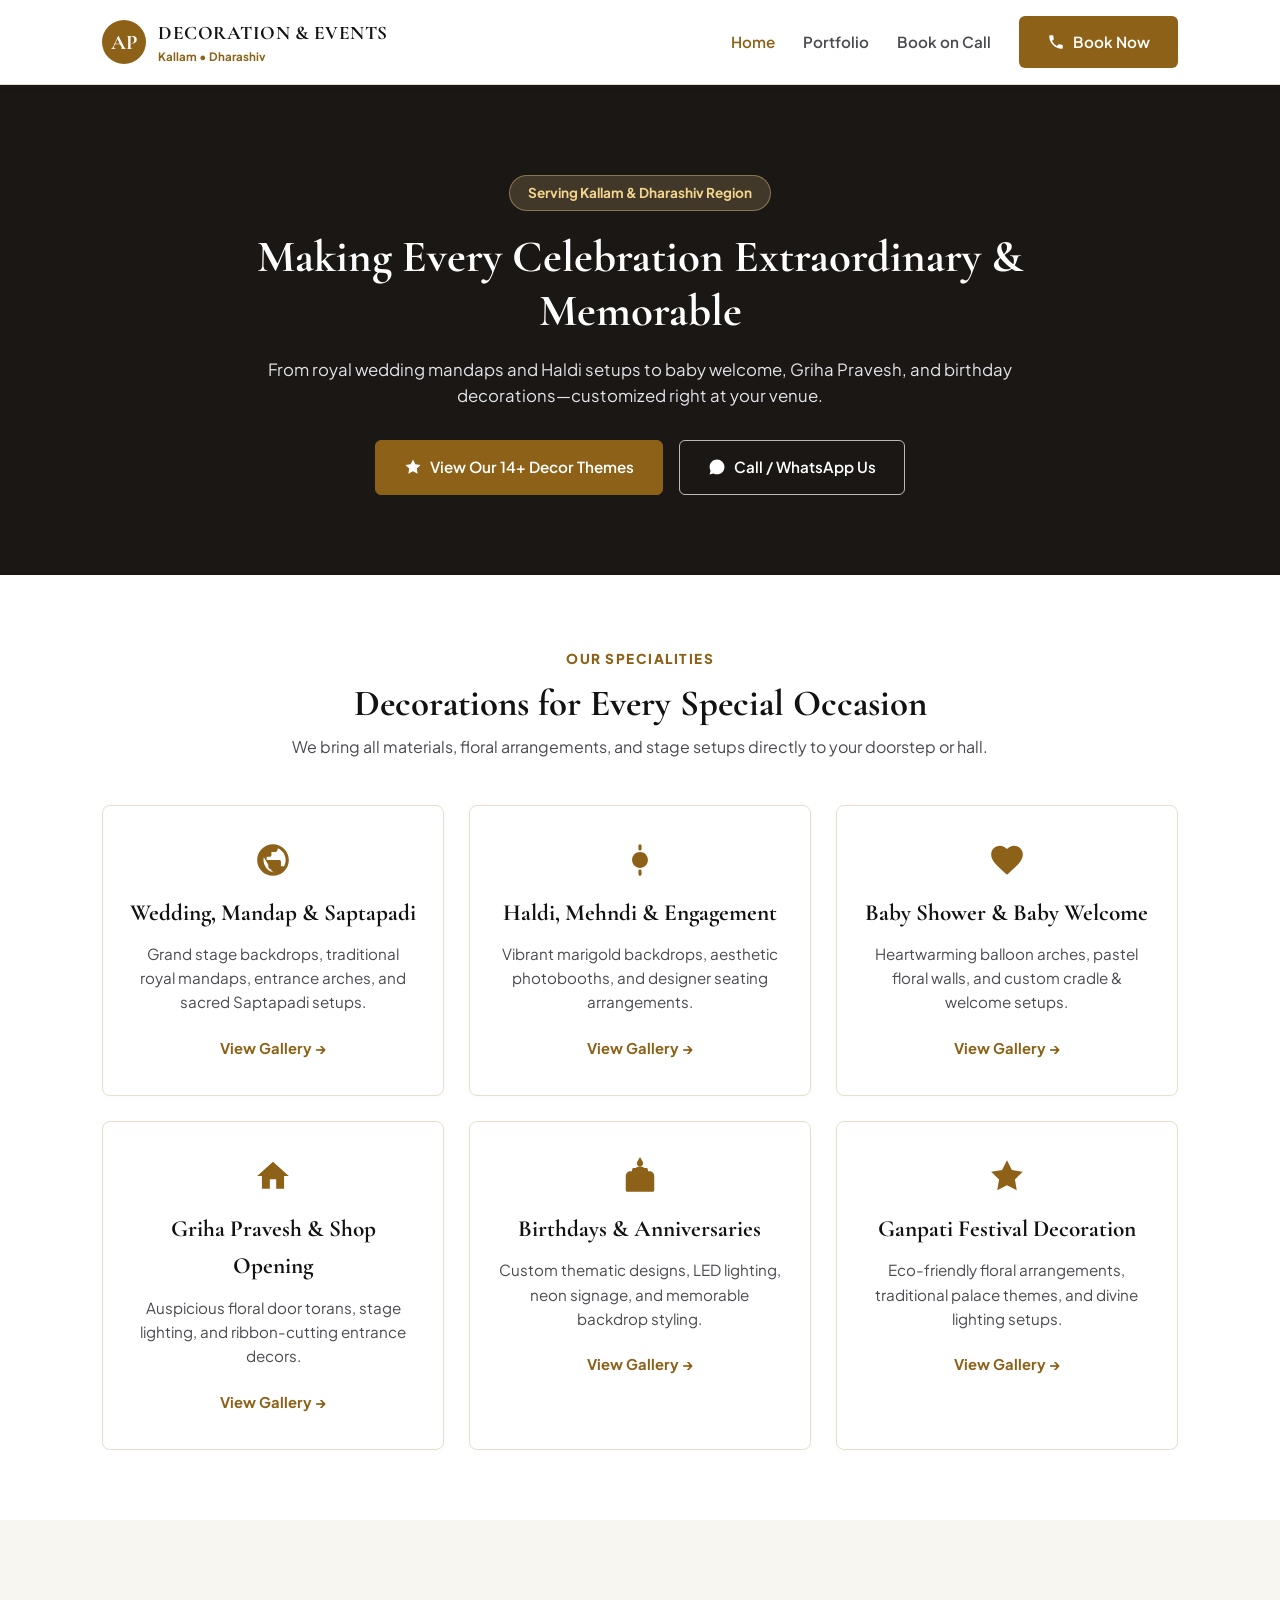
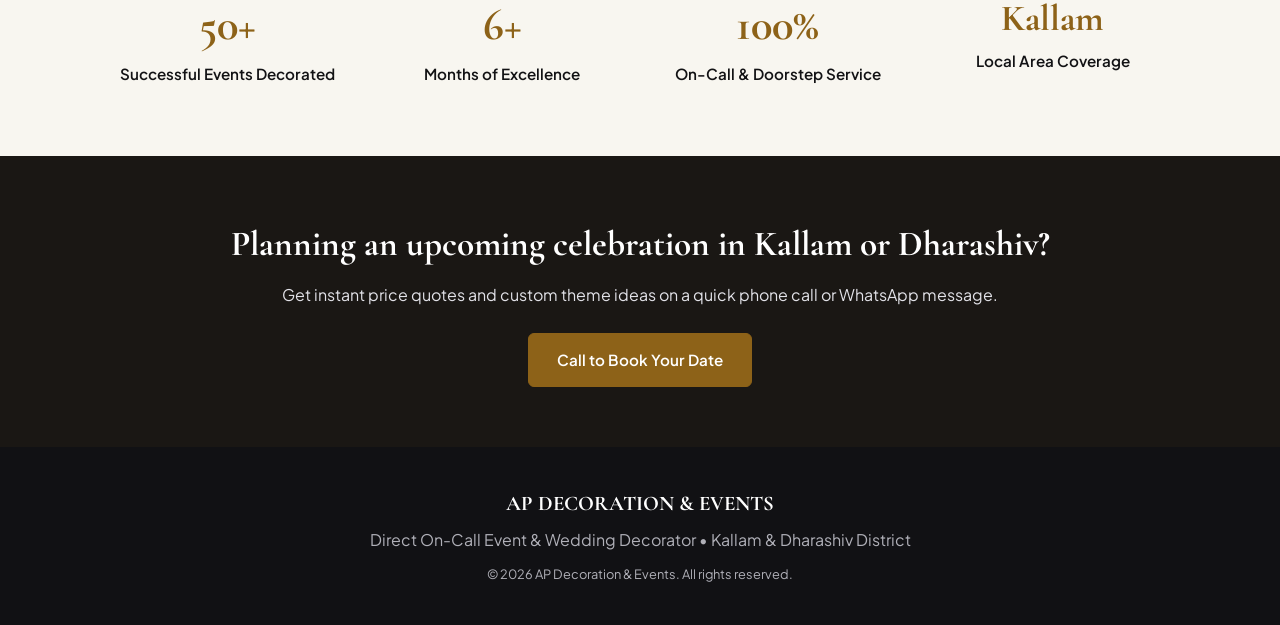
<file: index.html>
<!DOCTYPE html>
<html lang="en">
<head>
  <meta charset="UTF-8" />
  <meta name="viewport" content="width=device-width, initial-scale=1.0" />
  <meta name="description" content="AP Decoration and Events provides wedding mandaps, haldi, birthday, and Griha Pravesh event decor services in Kallam and Dharashiv." />
  <title>AP Decoration & Events | Event & Wedding Decorators in Kallam, Dharashiv</title>
  
  <!-- Preconnect to Font CDN -->
  <link rel="preconnect" href="https://fonts.googleapis.com">
  <link rel="preconnect" href="https://fonts.gstatic.com" crossorigin>
  <link href="https://fonts.googleapis.com/css2?family=Cormorant+Garamond:wght@700&family=Plus+Jakarta+Sans:wght@500;700&display=swap" rel="stylesheet">

  <link rel="stylesheet" href="css/style.css">
</head>
<body>

  <!-- NAVIGATION -->
  <nav class="navbar" aria-label="Main Navigation">
    <a href="/" class="logo" aria-label="AP Decoration and Events Home">
      <span class="logo-mark" aria-hidden="true">AP</span>
      <div class="logo-text">
        <span class="brand-name">DECORATION & EVENTS</span>
        <span class="brand-tag">Kallam • Dharashiv</span>
      </div>
    </a>
    <ul class="nav-links">
      <li><a href="/" class="active">Home</a></li>
      <li><a href="/portfolio">Portfolio</a></li>
      <li><a href="/contact">Book on Call</a></li>
      <li>
        <a href="/contact" class="btn btn-nav">
          <svg class="icon-inline" viewBox="0 0 24 24" fill="currentColor"><path d="M6.62 10.79a15.05 15.05 0 006.59 6.59l2.2-2.2a1 1 0 011.02-.24c1.12.37 2.33.57 3.57.57a1 1 0 011 1V20a1 1 0 01-1 1A17 17 0 013 4a1 1 0 011-1h3.5a1 1 0 011 1c0 1.25.2 2.45.57 3.57a1 1 0 01-.25 1.02l-2.2 2.2z"/></svg>
          Book Now
        </a>
      </li>
    </ul>
  </nav>

  <!-- HERO SECTION -->
  <header class="hero">
    <div class="hero-content">
      <span class="badge">Serving Kallam & Dharashiv Region</span>
      <h1>Making Every Celebration Extraordinary & Memorable</h1>
      <p>From royal wedding mandaps and Haldi setups to baby welcome, Griha Pravesh, and birthday decorations—customized right at your venue.</p>
      <div class="hero-buttons">
        <a href="/portfolio" class="btn btn-primary">
          <svg class="icon-inline" viewBox="0 0 24 24" fill="currentColor"><path d="M12 2l3.09 6.26L22 9.27l-5 4.87 1.18 6.88L12 17.77l-6.18 3.25L7 14.14 2 9.27l6.91-1.01L12 2z"/></svg>
          View Our 14+ Decor Themes
        </a>
        <a href="/contact" class="btn btn-outline">
          <svg class="icon-inline" viewBox="0 0 24 24" fill="currentColor"><path d="M12.04 2c-5.46 0-9.91 4.45-9.91 9.91 0 1.75.46 3.45 1.32 4.95L2.05 22l5.25-1.38c1.45.79 3.08 1.21 4.74 1.21 5.46 0 9.91-4.45 9.91-9.91 0-2.65-1.03-5.14-2.9-7.01A9.816 9.816 0 0012.04 2z"/></svg>
          Call / WhatsApp Us
        </a>
      </div>
    </div>
  </header>

  <!-- HIGHLIGHTS / SERVICES -->
  <main>
    <section class="section" aria-labelledby="services-title">
      <div class="section-title">
        <span class="subheading">Our Specialities</span>
        <h2 id="services-title">Decorations for Every Special Occasion</h2>
        <p>We bring all materials, floral arrangements, and stage setups directly to your doorstep or hall.</p>
      </div>

      <div class="grid-container">
        <article class="card">
          <div class="card-icon" aria-hidden="true">
            <svg class="icon-lg" viewBox="0 0 24 24" fill="currentColor"><path d="M12 2C6.48 2 2 6.48 2 12s4.48 10 10 10 10-4.48 10-10S17.52 2 12 2zm1 17.93c-3.95-.49-7-3.85-7-7.93 0-.62.08-1.21.21-1.79L9 15v1c0 1.1.9 2 2 2v.93zm6.9-2.54c-.26-.81-1-1.39-1.9-1.39h-1v-3c0-.55-.45-1-1-1H8v-2h2c.55 0 1-.45 1-1V7h2c1.1 0 2-.9 2-2v-.41c2.93 1.19 5 4.06 5 7.41 0 2.08-.8 3.97-2.1 5.39z"/></svg>
          </div>
          <h3>Wedding, Mandap & Saptapadi</h3>
          <p>Grand stage backdrops, traditional royal mandaps, entrance arches, and sacred Saptapadi setups.</p>
          <a href="/portfolio" class="card-link" aria-label="View Wedding Gallery">View Gallery &rarr;</a>
        </article>

        <article class="card">
          <div class="card-icon" aria-hidden="true">
            <svg class="icon-lg" viewBox="0 0 24 24" fill="currentColor"><path d="M12 7c-2.76 0-5 2.24-5 5s2.24 5 5 5 5-2.24 5-5-2.24-5-5-5zm0-5c.55 0 1 .45 1 1v2c0 .55-.45 1-1 1s-1-.45-1-1V3c0-.55.45-1 1-1zm0 16c.55 0 1 .45 1 1v2c0 .55-.45 1-1 1s-1-.45-1-1v-2c0-.55.45-1 1-1z"/></svg>
          </div>
          <h3>Haldi, Mehndi & Engagement</h3>
          <p>Vibrant marigold backdrops, aesthetic photobooths, and designer seating arrangements.</p>
          <a href="/portfolio" class="card-link" aria-label="View Haldi and Mehndi Gallery">View Gallery &rarr;</a>
        </article>

        <article class="card">
          <div class="card-icon" aria-hidden="true">
            <svg class="icon-lg" viewBox="0 0 24 24" fill="currentColor"><path d="M12 21.35l-1.45-1.32C5.4 15.36 2 12.28 2 8.5 2 5.42 4.42 3 7.5 3c1.74 0 3.41.81 4.5 2.09C13.09 3.81 14.76 3 16.5 3 19.58 3 22 5.42 22 8.5c0 3.78-3.4 6.86-8.55 11.54L12 21.35z"/></svg>
          </div>
          <h3>Baby Shower & Baby Welcome</h3>
          <p>Heartwarming balloon arches, pastel floral walls, and custom cradle & welcome setups.</p>
          <a href="/portfolio" class="card-link" aria-label="View Baby Shower Gallery">View Gallery &rarr;</a>
        </article>

        <article class="card">
          <div class="card-icon" aria-hidden="true">
            <svg class="icon-lg" viewBox="0 0 24 24" fill="currentColor"><path d="M10 20v-6h4v6h5v-8h3L12 3 2 12h3v8z"/></svg>
          </div>
          <h3>Griha Pravesh & Shop Opening</h3>
          <p>Auspicious floral door torans, stage lighting, and ribbon-cutting entrance decors.</p>
          <a href="/portfolio" class="card-link" aria-label="View Griha Pravesh Gallery">View Gallery &rarr;</a>
        </article>

        <article class="card">
          <div class="card-icon" aria-hidden="true">
            <svg class="icon-lg" viewBox="0 0 24 24" fill="currentColor"><path d="M12 6c1.11 0 2-.9 2-2 0-.38-.1-.73-.29-1.03L12 0l-1.71 2.97c-.19.3-.29.65-.29 1.03 0 1.1.9 2 2 2zm6 3h-1V8c0-.55-.45-1-1-1h-1.17C14.47 6.47 13.31 6 12 6s-2.47.47-2.83 1H8c-.55 0-1 .45-1 1v1H6c-1.66 0-3 1.34-3 3v9c0 .55.45 1 1 1h16c.55 0 1-.45 1-1v-9c0-1.66-1.34-3-3-3z"/></svg>
          </div>
          <h3>Birthdays & Anniversaries</h3>
          <p>Custom thematic designs, LED lighting, neon signage, and memorable backdrop styling.</p>
          <a href="/portfolio" class="card-link" aria-label="View Birthday and Anniversary Gallery">View Gallery &rarr;</a>
        </article>

        <article class="card">
          <div class="card-icon" aria-hidden="true">
            <svg class="icon-lg" viewBox="0 0 24 24" fill="currentColor"><path d="M12 2l3.09 6.26L22 9.27l-5 4.87 1.18 6.88L12 17.77l-6.18 3.25L7 14.14 2 9.27l6.91-1.01L12 2z"/></svg>
          </div>
          <h3>Ganpati Festival Decoration</h3>
          <p>Eco-friendly floral arrangements, traditional palace themes, and divine lighting setups.</p>
          <a href="/portfolio" class="card-link" aria-label="View Ganpati Festival Gallery">View Gallery &rarr;</a>
        </article>
      </div>
    </section>

    <!-- STATS -->
    <section class="section bg-light" aria-label="Company Statistics">
      <div class="stats-grid">
        <div class="stat-item">
          <h3>50+</h3>
          <p>Successful Events Decorated</p>
        </div>
        <div class="stat-item">
          <h3>6+</h3>
          <p>Months of Excellence</p>
        </div>
        <div class="stat-item">
          <h3>100%</h3>
          <p>On-Call & Doorstep Service</p>
        </div>
        <div class="stat-item">
          <h3 class="location-heading">Kallam</h3>
          <p>Local Area Coverage</p>
        </div>
      </div>
    </section>

    <!-- CTA BANNER -->
    <section class="cta-banner" aria-label="Book Event Call to Action">
      <h2>Planning an upcoming celebration in Kallam or Dharashiv?</h2>
      <p>Get instant price quotes and custom theme ideas on a quick phone call or WhatsApp message.</p>
      <a href="/contact" class="btn btn-primary">Call to Book Your Date</a>
    </section>
  </main>

  <!-- FOOTER -->
  <footer>
    <div class="footer-content">
      <h3>AP DECORATION & EVENTS</h3>
      <p>Direct On-Call Event & Wedding Decorator • Kallam & Dharashiv District</p>
      <p class="copyright">&copy; 2026 AP Decoration & Events. All rights reserved.</p>
    </div>
  </footer>

</body>
</html>
</file>
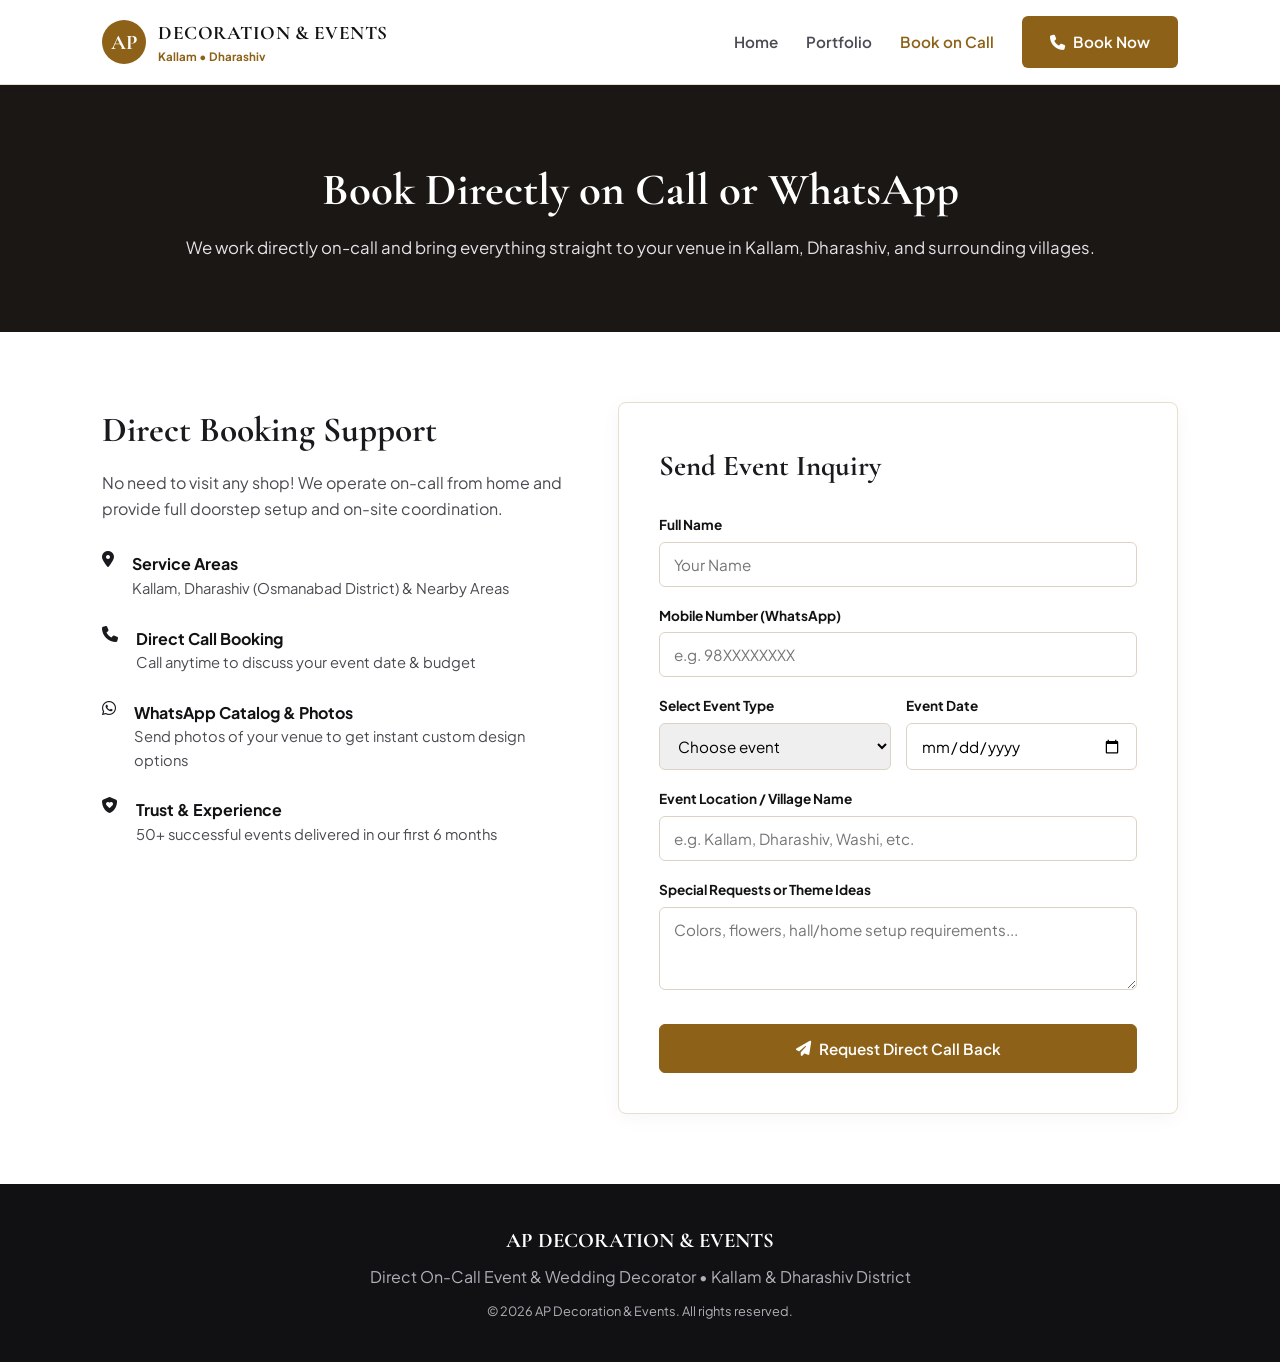
<file: contact.html>
<!DOCTYPE html>
<html lang="en">
<head>
  <meta charset="UTF-8" />
  <meta name="viewport" content="width=device-width, initial-scale=1.0" />
  <title>Book On Call | AP Decoration & Events - Kallam, Dharashiv</title>
  
  <link rel="preconnect" href="https://fonts.googleapis.com">
  <link rel="preconnect" href="https://fonts.gstatic.com" crossorigin>
  <link href="https://fonts.googleapis.com/css2?family=Cormorant+Garamond:ital,wght@0,600;0,700;1,400&family=Plus+Jakarta+Sans:wght@400;500;600;700&display=swap" rel="stylesheet">
  <link rel="stylesheet" href="https://cdnjs.cloudflare.com/ajax/libs/font-awesome/6.4.0/css/all.min.css">
  <link rel="stylesheet" href="css/style.css">
</head>
<body>

  <!-- NAVIGATION -->
  <nav class="navbar">
    <a href="/" class="logo">
      <span class="logo-mark">AP</span>
      <div class="logo-text">
        <span class="brand-name">DECORATION & EVENTS</span>
        <span class="brand-tag">Kallam • Dharashiv</span>
      </div>
    </a>
    <ul class="nav-links">
      <li><a href="/">Home</a></li>
      <li><a href="/portfolio">Portfolio</a></li>
      <li><a href="/contact" class="active">Book on Call</a></li>
      <li><a href="/contact" class="btn btn-nav"><i class="fa-solid fa-phone"></i> Book Now</a></li>
    </ul>
  </nav>

  <!-- PAGE HEADER -->
  <header class="page-header">
    <h1>Book Directly on Call or WhatsApp</h1>
    <p>We work directly on-call and bring everything straight to your venue in Kallam, Dharashiv, and surrounding villages.</p>
  </header>

  <!-- CONTACT WRAPPER -->
  <section class="section">
    <div class="contact-grid">
      
      <!-- Contact Info -->
      <div class="contact-details">
        <h2>Direct Booking Support</h2>
        <p>No need to visit any shop! We operate on-call from home and provide full doorstep setup and on-site coordination.</p>

        <div class="info-item">
          <i class="fa-solid fa-location-dot"></i>
          <div>
            <h4>Service Areas</h4>
            <p>Kallam, Dharashiv (Osmanabad District) & Nearby Areas</p>
          </div>
        </div>

        <div class="info-item">
          <i class="fa-solid fa-phone"></i>
          <div>
            <h4>Direct Call Booking</h4>
            <p>Call anytime to discuss your event date & budget</p>
          </div>
        </div>

        <div class="info-item">
          <i class="fa-brands fa-whatsapp"></i>
          <div>
            <h4>WhatsApp Catalog & Photos</h4>
            <p>Send photos of your venue to get instant custom design options</p>
          </div>
        </div>

        <div class="info-item">
          <i class="fa-solid fa-shield-heart"></i>
          <div>
            <h4>Trust & Experience</h4>
            <p>50+ successful events delivered in our first 6 months</p>
          </div>
        </div>
      </div>

      <!-- Form -->
      <div class="form-card">
        <h3>Send Event Inquiry</h3>
        <form onsubmit="event.preventDefault(); alert('Thank you! AP Decoration & Events will call you shortly.');">
          
          <div class="form-group">
            <label>Full Name</label>
            <input type="text" placeholder="Your Name" required />
          </div>

          <div class="form-group">
            <label>Mobile Number (WhatsApp)</label>
            <input type="tel" placeholder="e.g. 98XXXXXXXX" required />
          </div>

          <div class="form-row">
            <div class="form-group">
              <label>Select Event Type</label>
              <select required>
                <option value="" disabled selected>Choose event</option>
                <option value="wedding">Wedding Decoration</option>
                <option value="mandap">Mandap Decoration</option>
                <option value="saptapadi">Saptapadi Decoration</option>
                <option value="engagement">Engagement Decoration</option>
                <option value="haldi">Haldi Decoration</option>
                <option value="mehndi">Mehndi Decoration</option>
                <option value="baby-shower">Baby Shower (Dohale Jevan)</option>
                <option value="baby-welcome">Baby Welcome</option>
                <option value="baby-birthday">Baby Birthday</option>
                <option value="birthday">Birthday Party</option>
                <option value="anniversary">Anniversary</option>
                <option value="griha-pravesh">New Home Opening (Vastu Shanti / Griha Pravesh)</option>
                <option value="shop-opening">Shop / Office Opening</option>
                <option value="ganpati">Ganpati Decoration</option>
              </select>
            </div>
            <div class="form-group">
              <label>Event Date</label>
              <input type="date" required />
            </div>
          </div>

          <div class="form-group">
            <label>Event Location / Village Name</label>
            <input type="text" placeholder="e.g. Kallam, Dharashiv, Washi, etc." required />
          </div>

          <div class="form-group">
            <label>Special Requests or Theme Ideas</label>
            <textarea rows="3" placeholder="Colors, flowers, hall/home setup requirements..."></textarea>
          </div>

          <button type="submit" class="btn btn-primary btn-block"><i class="fa-solid fa-paper-plane"></i> Request Direct Call Back</button>
        </form>
      </div>

    </div>
  </section>

  <!-- FOOTER -->
  <footer>
    <div class="footer-content">
      <h3>AP DECORATION & EVENTS</h3>
      <p>Direct On-Call Event & Wedding Decorator • Kallam & Dharashiv District</p>
      <p class="copyright">&copy; 2026 AP Decoration & Events. All rights reserved.</p>
    </div>
  </footer>

</body>
</html>
</file>
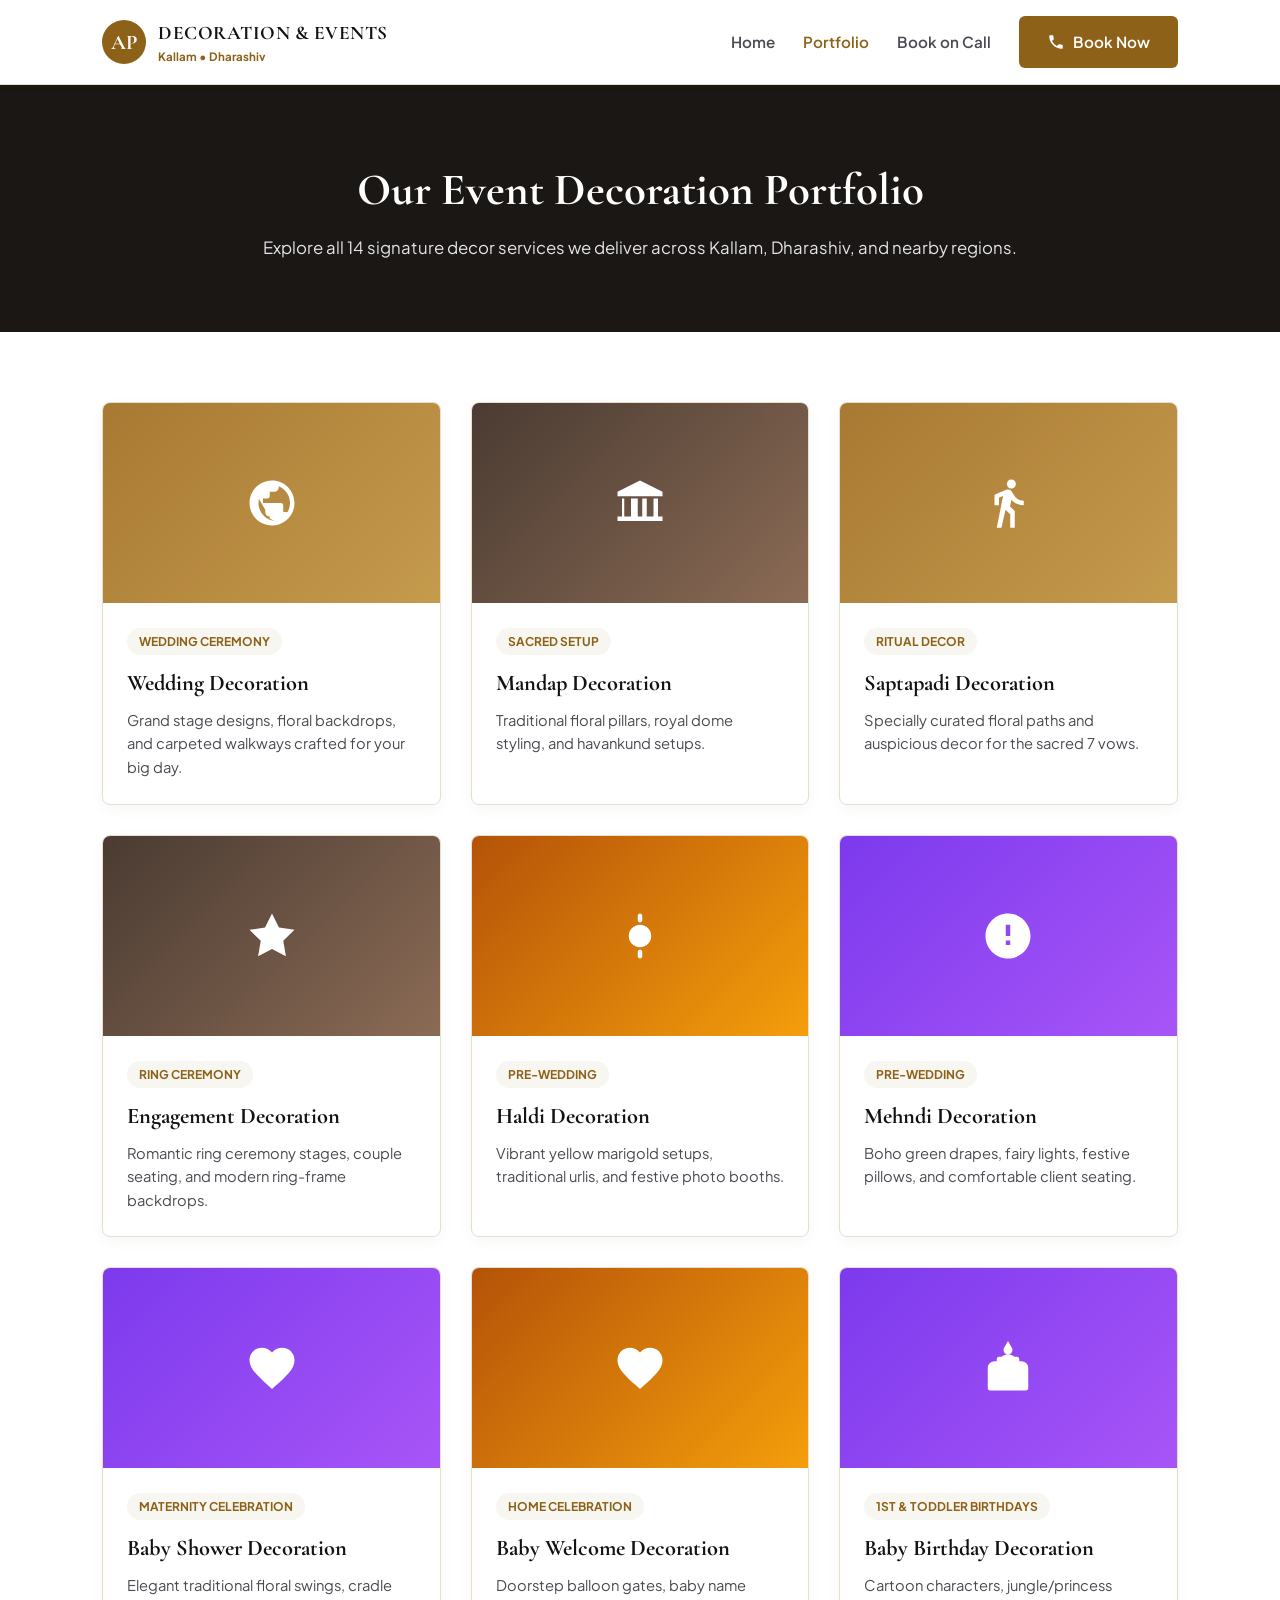
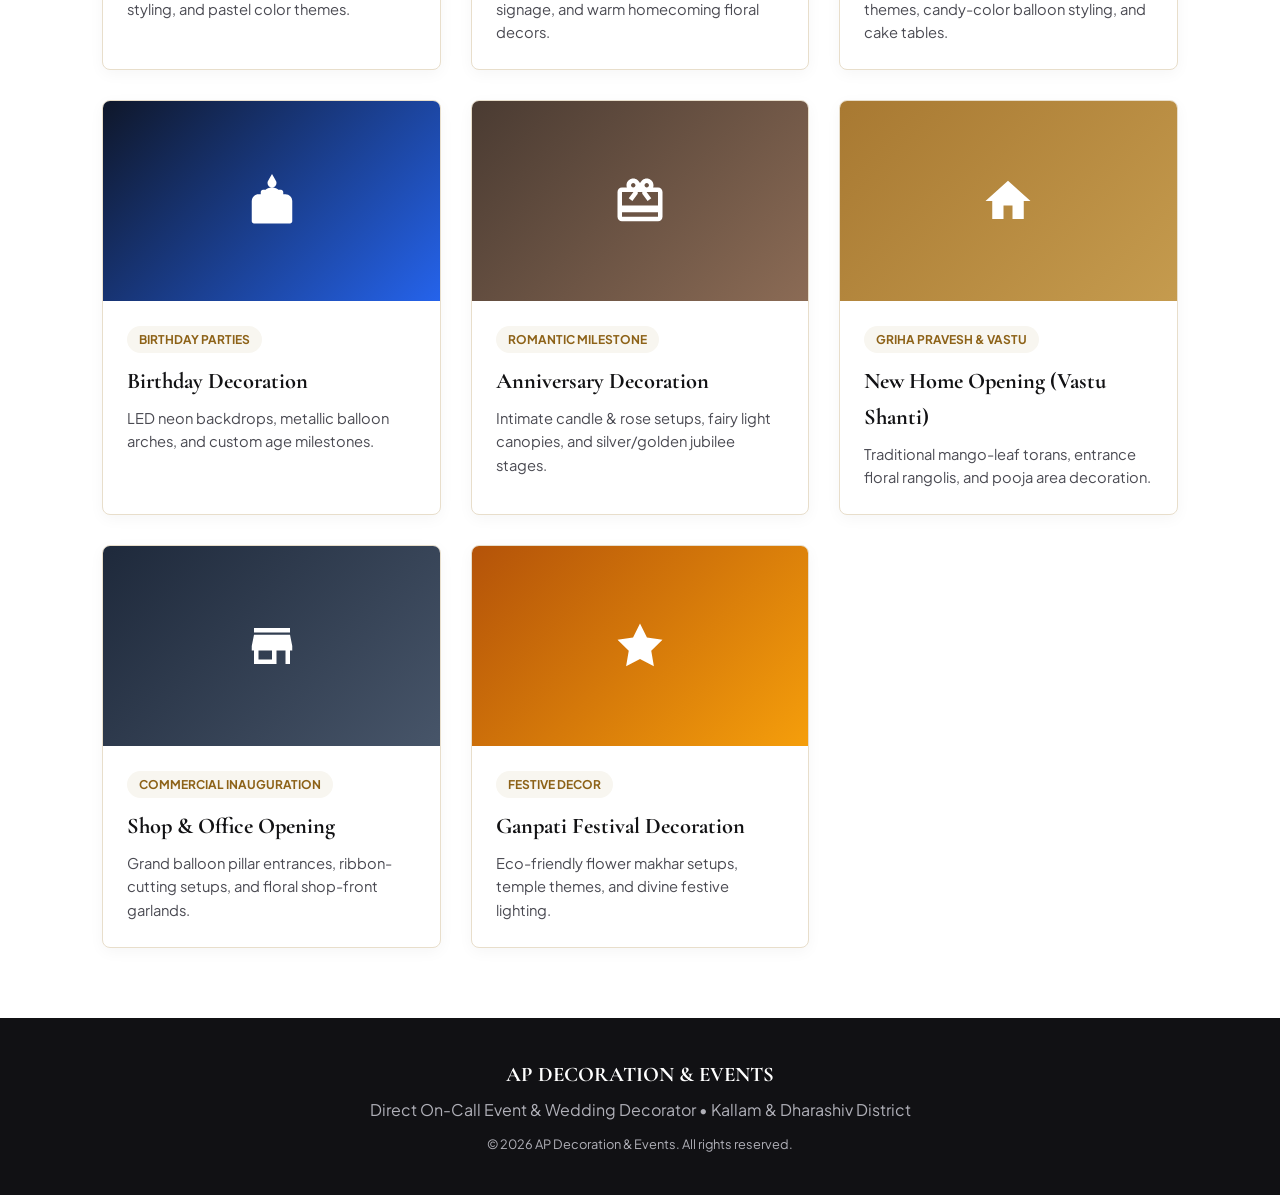
<file: portfolio.html>
<!DOCTYPE html>
<html lang="en">
<head>
  <meta charset="UTF-8" />
  <meta name="viewport" content="width=device-width, initial-scale=1.0" />
  <meta name="description" content="Explore event decoration portfolio for weddings, mandaps, haldi, birthdays, and baby showers in Kallam and Dharashiv." />
  <title>Portfolio | AP Decoration & Events - Kallam, Dharashiv</title>
  
  <link rel="preconnect" href="https://fonts.googleapis.com">
  <link rel="preconnect" href="https://fonts.gstatic.com" crossorigin>
  <link href="https://fonts.googleapis.com/css2?family=Cormorant+Garamond:wght@700&family=Plus+Jakarta+Sans:wght@500;700&display=swap" rel="stylesheet">
  
  <link rel="stylesheet" href="css/style.css">
</head>
<body>

  <!-- NAVIGATION -->
  <nav class="navbar" aria-label="Main Navigation">
    <a href="/" class="logo" aria-label="AP Decoration and Events Home">
      <span class="logo-mark" aria-hidden="true">AP</span>
      <div class="logo-text">
        <span class="brand-name">DECORATION & EVENTS</span>
        <span class="brand-tag">Kallam • Dharashiv</span>
      </div>
    </a>
    <ul class="nav-links">
      <li><a href="/">Home</a></li>
      <li><a href="/portfolio" class="active">Portfolio</a></li>
      <li><a href="/contact">Book on Call</a></li>
      <li>
        <a href="/contact" class="btn btn-nav">
          <svg class="icon-inline" viewBox="0 0 24 24" fill="currentColor"><path d="M6.62 10.79a15.05 15.05 0 006.59 6.59l2.2-2.2a1 1 0 011.02-.24c1.12.37 2.33.57 3.57.57a1 1 0 011 1V20a1 1 0 01-1 1A17 17 0 013 4a1 1 0 011-1h3.5a1 1 0 011 1c0 1.25.2 2.45.57 3.57a1 1 0 01-.25 1.02l-2.2 2.2z"/></svg>
          Book Now
        </a>
      </li>
    </ul>
  </nav>

  <!-- PAGE HEADER -->
  <header class="page-header">
    <h1>Our Event Decoration Portfolio</h1>
    <p>Explore all 14 signature decor services we deliver across Kallam, Dharashiv, and nearby regions.</p>
  </header>

  <!-- PORTFOLIO GRID -->
  <main class="section">
    <div class="portfolio-grid">
      
      <!-- 1. Wedding Decoration -->
      <article class="portfolio-card">
        <div class="portfolio-preview bg-p1">
          <svg class="portfolio-svg" viewBox="0 0 24 24" fill="currentColor"><path d="M12 2C6.48 2 2 6.48 2 12s4.48 10 10 10 10-4.48 10-10S17.52 2 12 2zm1 17.93c-3.95-.49-7-3.85-7-7.93 0-.62.08-1.21.21-1.79L9 15v1c0 1.1.9 2 2 2v.93zm6.9-2.54c-.26-.81-1-1.39-1.9-1.39h-1v-3c0-.55-.45-1-1-1H8v-2h2c.55 0 1-.45 1-1V7h2c1.1 0 2-.9 2-2v-.41c2.93 1.19 5 4.06 5 7.41 0 2.08-.8 3.97-2.1 5.39z"/></svg>
        </div>
        <div class="portfolio-info">
          <span class="tag">Wedding Ceremony</span>
          <h3>Wedding Decoration</h3>
          <p>Grand stage designs, floral backdrops, and carpeted walkways crafted for your big day.</p>
        </div>
      </article>

      <!-- 2. Mandap Decoration -->
      <article class="portfolio-card">
        <div class="portfolio-preview bg-p2">
          <svg class="portfolio-svg" viewBox="0 0 24 24" fill="currentColor"><path d="M12 2L2 7v2h20V7L12 2zm-8 8v8H2v2h20v-2h-2v-8h-2v8h-3v-8h-2v8h-2v-8H8v8H5v-8H4z"/></svg>
        </div>
        <div class="portfolio-info">
          <span class="tag">Sacred Setup</span>
          <h3>Mandap Decoration</h3>
          <p>Traditional floral pillars, royal dome styling, and havankund setups.</p>
        </div>
      </article>

      <!-- 3. Saptapadi Setup -->
      <article class="portfolio-card">
        <div class="portfolio-preview bg-p1">
          <svg class="portfolio-svg" viewBox="0 0 24 24" fill="currentColor"><path d="M13.5 5.5c1.1 0 2-.9 2-2s-.9-2-2-2-2 .9-2 2 .9 2 2 2zM9.8 8.9L7 23h2.1l1.8-8 2.1 2v6h2v-7.5l-2.1-2 .6-3C14.8 12 16.8 13 19 13v-2c-1.9 0-3.5-1-4.3-2.4l-1-1.6c-.4-.6-1-1-1.7-1-.3 0-.5.1-.8.1L6 8.3V13h2V9.6l1.8-.7z"/></svg>
        </div>
        <div class="portfolio-info">
          <span class="tag">Ritual Decor</span>
          <h3>Saptapadi Decoration</h3>
          <p>Specially curated floral paths and auspicious decor for the sacred 7 vows.</p>
        </div>
      </article>

      <!-- 4. Engagement Decoration -->
      <article class="portfolio-card">
        <div class="portfolio-preview bg-p2">
          <svg class="portfolio-svg" viewBox="0 0 24 24" fill="currentColor"><path d="M12 2l3.09 6.26L22 9.27l-5 4.87 1.18 6.88L12 17.77l-6.18 3.25L7 14.14 2 9.27l6.91-1.01L12 2z"/></svg>
        </div>
        <div class="portfolio-info">
          <span class="tag">Ring Ceremony</span>
          <h3>Engagement Decoration</h3>
          <p>Romantic ring ceremony stages, couple seating, and modern ring-frame backdrops.</p>
        </div>
      </article>

      <!-- 5. Haldi Decoration -->
      <article class="portfolio-card">
        <div class="portfolio-preview bg-p4">
          <svg class="portfolio-svg" viewBox="0 0 24 24" fill="currentColor"><path d="M12 7c-2.76 0-5 2.24-5 5s2.24 5 5 5 5-2.24 5-5-2.24-5-5-5zm0-5c.55 0 1 .45 1 1v2c0 .55-.45 1-1 1s-1-.45-1-1V3c0-.55.45-1 1-1zm0 16c.55 0 1 .45 1 1v2c0 .55-.45 1-1 1s-1-.45-1-1v-2c0-.55.45-1 1-1z"/></svg>
        </div>
        <div class="portfolio-info">
          <span class="tag">Pre-Wedding</span>
          <h3>Haldi Decoration</h3>
          <p>Vibrant yellow marigold setups, traditional urlis, and festive photo booths.</p>
        </div>
      </article>

      <!-- 6. Mehndi Decoration -->
      <article class="portfolio-card">
        <div class="portfolio-preview bg-p3">
          <svg class="portfolio-svg" viewBox="0 0 24 24" fill="currentColor"><path d="M12 2C6.48 2 2 6.48 2 12s4.48 10 10 10 10-4.48 10-10S17.52 2 12 2zm1 14h-2v-2h2v2zm0-4h-2V7h2v5z"/></svg>
        </div>
        <div class="portfolio-info">
          <span class="tag">Pre-Wedding</span>
          <h3>Mehndi Decoration</h3>
          <p>Boho green drapes, fairy lights, festive pillows, and comfortable client seating.</p>
        </div>
      </article>

      <!-- 7. Baby Shower (Dohale Jevan) -->
      <article class="portfolio-card">
        <div class="portfolio-preview bg-p3">
          <svg class="portfolio-svg" viewBox="0 0 24 24" fill="currentColor"><path d="M12 21.35l-1.45-1.32C5.4 15.36 2 12.28 2 8.5 2 5.42 4.42 3 7.5 3c1.74 0 3.41.81 4.5 2.09C13.09 3.81 14.76 3 16.5 3 19.58 3 22 5.42 22 8.5c0 3.78-3.4 6.86-8.55 11.54L12 21.35z"/></svg>
        </div>
        <div class="portfolio-info">
          <span class="tag">Maternity Celebration</span>
          <h3>Baby Shower Decoration</h3>
          <p>Elegant traditional floral swings, cradle styling, and pastel color themes.</p>
        </div>
      </article>

      <!-- 8. Baby Welcome Setup -->
      <article class="portfolio-card">
        <div class="portfolio-preview bg-p4">
          <svg class="portfolio-svg" viewBox="0 0 24 24" fill="currentColor"><path d="M12 21.35l-1.45-1.32C5.4 15.36 2 12.28 2 8.5 2 5.42 4.42 3 7.5 3c1.74 0 3.41.81 4.5 2.09C13.09 3.81 14.76 3 16.5 3 19.58 3 22 5.42 22 8.5c0 3.78-3.4 6.86-8.55 11.54L12 21.35z"/></svg>
        </div>
        <div class="portfolio-info">
          <span class="tag">Home Celebration</span>
          <h3>Baby Welcome Decoration</h3>
          <p>Doorstep balloon gates, baby name signage, and warm homecoming floral decors.</p>
        </div>
      </article>

      <!-- 9. Baby Birthday Setup -->
      <article class="portfolio-card">
        <div class="portfolio-preview bg-p3">
          <svg class="portfolio-svg" viewBox="0 0 24 24" fill="currentColor"><path d="M12 6c1.11 0 2-.9 2-2 0-.38-.1-.73-.29-1.03L12 0l-1.71 2.97c-.19.3-.29.65-.29 1.03 0 1.1.9 2 2 2zm6 3h-1V8c0-.55-.45-1-1-1h-1.17C14.47 6.47 13.31 6 12 6s-2.47.47-2.83 1H8c-.55 0-1 .45-1 1v1H6c-1.66 0-3 1.34-3 3v9c0 .55.45 1 1 1h16c.55 0 1-.45 1-1v-9c0-1.66-1.34-3-3-3z"/></svg>
        </div>
        <div class="portfolio-info">
          <span class="tag">1st & Toddler Birthdays</span>
          <h3>Baby Birthday Decoration</h3>
          <p>Cartoon characters, jungle/princess themes, candy-color balloon styling, and cake tables.</p>
        </div>
      </article>

      <!-- 10. General Birthdays -->
      <article class="portfolio-card">
        <div class="portfolio-preview bg-p6">
          <svg class="portfolio-svg" viewBox="0 0 24 24" fill="currentColor"><path d="M12 6c1.11 0 2-.9 2-2 0-.38-.1-.73-.29-1.03L12 0l-1.71 2.97c-.19.3-.29.65-.29 1.03 0 1.1.9 2 2 2zm6 3h-1V8c0-.55-.45-1-1-1h-1.17C14.47 6.47 13.31 6 12 6s-2.47.47-2.83 1H8c-.55 0-1 .45-1 1v1H6c-1.66 0-3 1.34-3 3v9c0 .55.45 1 1 1h16c.55 0 1-.45 1-1v-9c0-1.66-1.34-3-3-3z"/></svg>
        </div>
        <div class="portfolio-info">
          <span class="tag">Birthday Parties</span>
          <h3>Birthday Decoration</h3>
          <p>LED neon backdrops, metallic balloon arches, and custom age milestones.</p>
        </div>
      </article>

      <!-- 11. Anniversary Decoration -->
      <article class="portfolio-card">
        <div class="portfolio-preview bg-p2">
          <svg class="portfolio-svg" viewBox="0 0 24 24" fill="currentColor"><path d="M20 6h-2.18c.11-.31.18-.65.18-1 0-1.66-1.34-3-3-3-1.05 0-1.96.54-2.5 1.35l-.5.67-.5-.68C10.96 2.54 10.05 2 9 2 7.34 2 6 3.34 6 5c0 .35.07.69.18 1H4c-1.11 0-1.99.89-1.99 2L2 19c0 1.11.89 2 2 2h16c1.11 0 2-.89 2-2V8c0-1.11-.89-2-2-2zm-5-2c.55 0 1 .45 1 1s-.45 1-1 1-1-.45-1-1 .45-1 1-1zM9 4c.55 0 1 .45 1 1s-.45 1-1 1-1-.45-1-1 .45-1 1-1zm11 15H4v-2h16v2zm0-5H4V8h5.08L7 10.83 8.62 12 11 8.76V8h2v.76L15.38 12 17 10.83 14.92 8H20v6z"/></svg>
        </div>
        <div class="portfolio-info">
          <span class="tag">Romantic Milestone</span>
          <h3>Anniversary Decoration</h3>
          <p>Intimate candle & rose setups, fairy light canopies, and silver/golden jubilee stages.</p>
        </div>
      </article>

      <!-- 12. Griha Pravesh / New Home Opening -->
      <article class="portfolio-card">
        <div class="portfolio-preview bg-p1">
          <svg class="portfolio-svg" viewBox="0 0 24 24" fill="currentColor"><path d="M10 20v-6h4v6h5v-8h3L12 3 2 12h3v8z"/></svg>
        </div>
        <div class="portfolio-info">
          <span class="tag">Griha Pravesh & Vastu</span>
          <h3>New Home Opening (Vastu Shanti)</h3>
          <p>Traditional mango-leaf torans, entrance floral rangolis, and pooja area decoration.</p>
        </div>
      </article>

      <!-- 13. Shop Opening -->
      <article class="portfolio-card">
        <div class="portfolio-preview bg-p5">
          <svg class="portfolio-svg" viewBox="0 0 24 24" fill="currentColor"><path d="M20 4H4v2h16V4zm1 10v-2l-1-5H4l-1 5v2h1v6h10v-6h4v6h2v-6h1zm-9 4H6v-4h6v4z"/></svg>
        </div>
        <div class="portfolio-info">
          <span class="tag">Commercial Inauguration</span>
          <h3>Shop & Office Opening</h3>
          <p>Grand balloon pillar entrances, ribbon-cutting setups, and floral shop-front garlands.</p>
        </div>
      </article>

      <!-- 14. Ganpati Decoration -->
      <article class="portfolio-card">
        <div class="portfolio-preview bg-p4">
          <svg class="portfolio-svg" viewBox="0 0 24 24" fill="currentColor"><path d="M12 2l3.09 6.26L22 9.27l-5 4.87 1.18 6.88L12 17.77l-6.18 3.25L7 14.14 2 9.27l6.91-1.01L12 2z"/></svg>
        </div>
        <div class="portfolio-info">
          <span class="tag">Festive Decor</span>
          <h3>Ganpati Festival Decoration</h3>
          <p>Eco-friendly flower makhar setups, temple themes, and divine festive lighting.</p>
        </div>
      </article>

    </div>
  </main>

  <!-- FOOTER -->
  <footer>
    <div class="footer-content">
      <h3>AP DECORATION & EVENTS</h3>
      <p>Direct On-Call Event & Wedding Decorator • Kallam & Dharashiv District</p>
      <p class="copyright">&copy; 2026 AP Decoration & Events. All rights reserved.</p>
    </div>
  </footer>

</body>
</html>
</file>
<file: css/style.css>
* {
  margin: 0;
  padding: 0;
  box-sizing: border-box;
  font-family: 'Plus Jakarta Sans', -apple-system, BlinkMacSystemFont, 'Segoe UI', Roboto, sans-serif;
  scroll-behavior: smooth;
}

:root {
  --primary-gold: #8d6218;       /* High-contrast WCAG AA accessible gold */
  --primary-dark: #121214;
  --accent-gold: #f3d48d;
  --light-bg: #f8f6f0;
  --text-dark: #1a1a1e;
  --text-muted: #4a4a52;        /* High-contrast readable text */
}

body {
  color: var(--text-dark);
  background-color: #ffffff;
  line-height: 1.6;
}

h1, h2, h3, .brand-name {
  font-family: 'Cormorant Garamond', Georgia, serif;
}

/* NAVBAR */
.navbar {
  display: flex;
  justify-content: space-between;
  align-items: center;
  padding: 16px 8%;
  background: #ffffff;
  border-bottom: 1px solid #e8decb;
  position: sticky;
  top: 0;
  z-index: 100;
  box-shadow: 0 2px 10px rgba(0, 0, 0, 0.03);
}

.logo {
  display: flex;
  align-items: center;
  gap: 12px;
  text-decoration: none;
}

.logo-mark {
  background: var(--primary-gold);
  color: #ffffff;
  font-family: 'Cormorant Garamond', Georgia, serif;
  font-weight: 700;
  font-size: 1.3rem;
  width: 44px;
  height: 44px;
  display: flex;
  align-items: center;
  justify-content: center;
  border-radius: 50%;
}

.logo-text {
  display: flex;
  flex-direction: column;
}

.brand-name {
  font-size: 1.2rem;
  font-weight: 700;
  color: var(--primary-dark);
  letter-spacing: 0.5px;
}

.brand-tag {
  font-size: 0.72rem;
  color: var(--primary-gold);
  font-weight: 700;
}

.nav-links {
  display: flex;
  list-style: none;
  gap: 28px;
  align-items: center;
}

.nav-links a {
  text-decoration: none;
  color: var(--text-muted);
  font-weight: 600;
  font-size: 0.95rem;
  transition: color 0.2s ease;
}

.nav-links a:hover,
.nav-links a.active {
  color: var(--primary-gold);
}

.btn-nav {
  background: var(--primary-gold);
  color: #ffffff !important;
  padding: 10px 22px;
  border-radius: 30px;
}

/* BUTTONS */
.btn {
  padding: 14px 28px;
  border-radius: 6px;
  text-decoration: none;
  font-weight: 600;
  font-size: 0.95rem;
  display: inline-flex;
  align-items: center;
  gap: 8px;
  transition: opacity 0.2s ease;
}

.btn-primary {
  background: var(--primary-gold);
  color: #ffffff;
  border: 1px solid var(--primary-gold);
}

.btn-primary:hover {
  opacity: 0.9;
}

.btn-outline {
  background: transparent;
  color: #ffffff;
  border: 1px solid rgba(255, 255, 255, 0.7);
}

.btn-outline:hover {
  background: rgba(255, 255, 255, 0.15);
}

/* HERO SECTION */
.hero {
  position: relative;
  background: #1a1714;
  color: white;
  padding: 90px 8% 80px;
  text-align: center;
}

.hero-content {
  max-width: 780px;
  margin: 0 auto;
}

.badge {
  background: rgba(243, 212, 141, 0.18);
  color: var(--accent-gold);
  padding: 6px 18px;
  border-radius: 30px;
  font-size: 0.85rem;
  font-weight: 700;
  display: inline-block;
  margin-bottom: 20px;
  border: 1px solid rgba(243, 212, 141, 0.4);
}

.hero h1 {
  font-size: 2.8rem;
  line-height: 1.2;
  margin-bottom: 18px;
  font-weight: 700;
}

.hero p {
  color: #e2e2e8;
  font-size: 1.05rem;
  margin-bottom: 30px;
}

.hero-buttons {
  display: flex;
  justify-content: center;
  gap: 16px;
  flex-wrap: wrap;
}

/* PAGE HEADERS */
.page-header {
  background: #1a1714;
  color: white;
  padding: 70px 8%;
  text-align: center;
}

.page-header h1 {
  font-size: 2.8rem;
  margin-bottom: 8px;
}

.page-header p {
  color: #e2e2e8;
  font-size: 1.05rem;
}

/* SECTIONS */
.section {
  padding: 70px 8%;
}

.bg-light {
  background-color: var(--light-bg);
}

.section-title {
  text-align: center;
  margin-bottom: 45px;
}

.subheading {
  font-size: 0.85rem;
  font-weight: 800;
  text-transform: uppercase;
  color: var(--primary-gold);
  letter-spacing: 1.5px;
}

.section-title h2 {
  font-size: 2.3rem;
  color: var(--primary-dark);
  margin-top: 5px;
}

.section-title p {
  color: var(--text-muted);
}

/* CARDS */
.grid-container {
  display: grid;
  grid-template-columns: repeat(auto-fit, minmax(280px, 1fr));
  gap: 25px;
}

.card {
  background: #ffffff;
  padding: 35px 25px;
  border-radius: 8px;
  border: 1px solid #e8decb;
  text-align: center;
  box-shadow: 0 2px 10px rgba(0, 0, 0, 0.02);
}

.card-icon {
  margin-bottom: 16px;
  display: flex;
  justify-content: center;
}

.card h3 {
  font-size: 1.45rem;
  margin-bottom: 10px;
  color: var(--primary-dark);
}

.card p {
  color: var(--text-muted);
  font-size: 0.95rem;
  margin-bottom: 20px;
}

.card-link {
  color: var(--primary-gold);
  text-decoration: none;
  font-weight: 700;
  font-size: 0.92rem;
  display: inline-flex;
  align-items: center;
  gap: 6px;
}

/* PORTFOLIO GRID */
.portfolio-grid {
  display: grid;
  grid-template-columns: repeat(auto-fit, minmax(320px, 1fr));
  gap: 30px;
}

.portfolio-card {
  border-radius: 8px;
  overflow: hidden;
  background: #ffffff;
  border: 1px solid #e8decb;
  box-shadow: 0 4px 15px rgba(0, 0, 0, 0.04);
}

.portfolio-preview {
  height: 200px;
  display: flex;
  align-items: center;
  justify-content: center;
}

.portfolio-svg {
  width: 54px;
  height: 54px;
  fill: #ffffff;
}

.bg-p1 { background: linear-gradient(135deg, #a87932, #c59b4e); }
.bg-p2 { background: linear-gradient(135deg, #4a3b32, #8b6b55); }
.bg-p3 { background: linear-gradient(135deg, #7c3aed, #a855f7); }
.bg-p4 { background: linear-gradient(135deg, #b45309, #f59e0b); }
.bg-p5 { background: linear-gradient(135deg, #1e293b, #475569); }
.bg-p6 { background: linear-gradient(135deg, #0f172a, #2563eb); }

.portfolio-info {
  padding: 24px;
}

.portfolio-info .tag {
  background: var(--light-bg);
  color: var(--primary-gold);
  font-size: 0.75rem;
  font-weight: 700;
  padding: 4px 12px;
  border-radius: 20px;
  text-transform: uppercase;
  display: inline-block;
  margin-bottom: 10px;
}

.portfolio-info h3 {
  font-size: 1.4rem;
  margin-bottom: 8px;
  color: var(--primary-dark);
}

.portfolio-info p {
  font-size: 0.92rem;
  color: var(--text-muted);
}

/* CONTACT GRID */
.contact-grid {
  display: grid;
  grid-template-columns: 1fr 1.2fr;
  gap: 50px;
}

.contact-details h2 {
  font-size: 2.2rem;
  margin-bottom: 12px;
}

.contact-details > p {
  color: var(--text-muted);
  margin-bottom: 30px;
}

.info-item {
  display: flex;
  gap: 18px;
  margin-bottom: 25px;
  align-items: flex-start;
}

.info-item .info-icon {
  width: 44px;
  height: 44px;
  background: var(--light-bg);
  border-radius: 50%;
  display: flex;
  align-items: center;
  justify-content: center;
  flex-shrink: 0;
}

.info-item .info-icon svg {
  width: 22px;
  height: 22px;
  fill: var(--primary-gold);
}

.info-item h4 {
  font-size: 1rem;
  color: var(--primary-dark);
}

.info-item p {
  font-size: 0.92rem;
  color: var(--text-muted);
}

.form-card {
  background: #ffffff;
  padding: 40px;
  border-radius: 8px;
  border: 1px solid #e8decb;
  box-shadow: 0 4px 20px rgba(0, 0, 0, 0.04);
}

.form-card h3 {
  font-size: 1.8rem;
  margin-bottom: 25px;
}

.form-group {
  margin-bottom: 18px;
}

.form-row {
  display: grid;
  grid-template-columns: 1fr 1fr;
  gap: 15px;
}

.form-group label {
  display: block;
  font-size: 0.85rem;
  font-weight: 700;
  margin-bottom: 6px;
  color: var(--primary-dark);
}

.form-group input,
.form-group select,
.form-group textarea {
  width: 100%;
  padding: 12px 14px;
  border: 1px solid #dcd3c5;
  border-radius: 6px;
  font-size: 0.95rem;
  outline: none;
}

.form-group input:focus,
.form-group select:focus,
.form-group textarea:focus {
  border-color: var(--primary-gold);
}

.btn-block {
  width: 100%;
  justify-content: center;
  margin-top: 10px;
}

/* STATS */
.stats-grid {
  display: grid;
  grid-template-columns: repeat(auto-fit, minmax(160px, 1fr));
  gap: 25px;
  text-align: center;
}

.stat-item h3 {
  font-size: 2.8rem;
  color: var(--primary-gold);
  font-weight: 700;
}

.stat-item .location-heading {
  font-size: 2.3rem;
}

.stat-item p {
  font-weight: 600;
  color: var(--primary-dark);
  font-size: 0.95rem;
}

/* CTA BANNER */
.cta-banner {
  background: #1a1714;
  color: white;
  text-align: center;
  padding: 60px 8%;
}

.cta-banner h2 {
  font-size: 2.2rem;
  margin-bottom: 10px;
}

.cta-banner p {
  color: #e2e2e8;
  margin-bottom: 25px;
}

/* INLINE SVGs & ICONS */
.icon-inline {
  width: 18px;
  height: 18px;
  display: inline-block;
  vertical-align: middle;
  fill: currentColor;
}

.icon-lg {
  width: 38px;
  height: 38px;
  fill: var(--primary-gold);
}

/* FOOTER */
footer {
  background: #111114;
  color: #b0b0b8;
  padding: 40px 8%;
  text-align: center;
}

footer h3 {
  font-size: 1.3rem;
  color: #ffffff;
  margin-bottom: 6px;
}

.copyright {
  margin-top: 12px;
  font-size: 0.8rem;
}

/* MOBILE RESPONSIVE */
@media (max-width: 860px) {
  .nav-links { display: none; }
  .hero h1 { font-size: 2.2rem; }
  .section { padding: 50px 5%; }
  .hero-buttons .btn { width: 100%; justify-content: center; }
  .contact-grid { grid-template-columns: 1fr; }
  .form-row { grid-template-columns: 1fr; }
}
</file>
